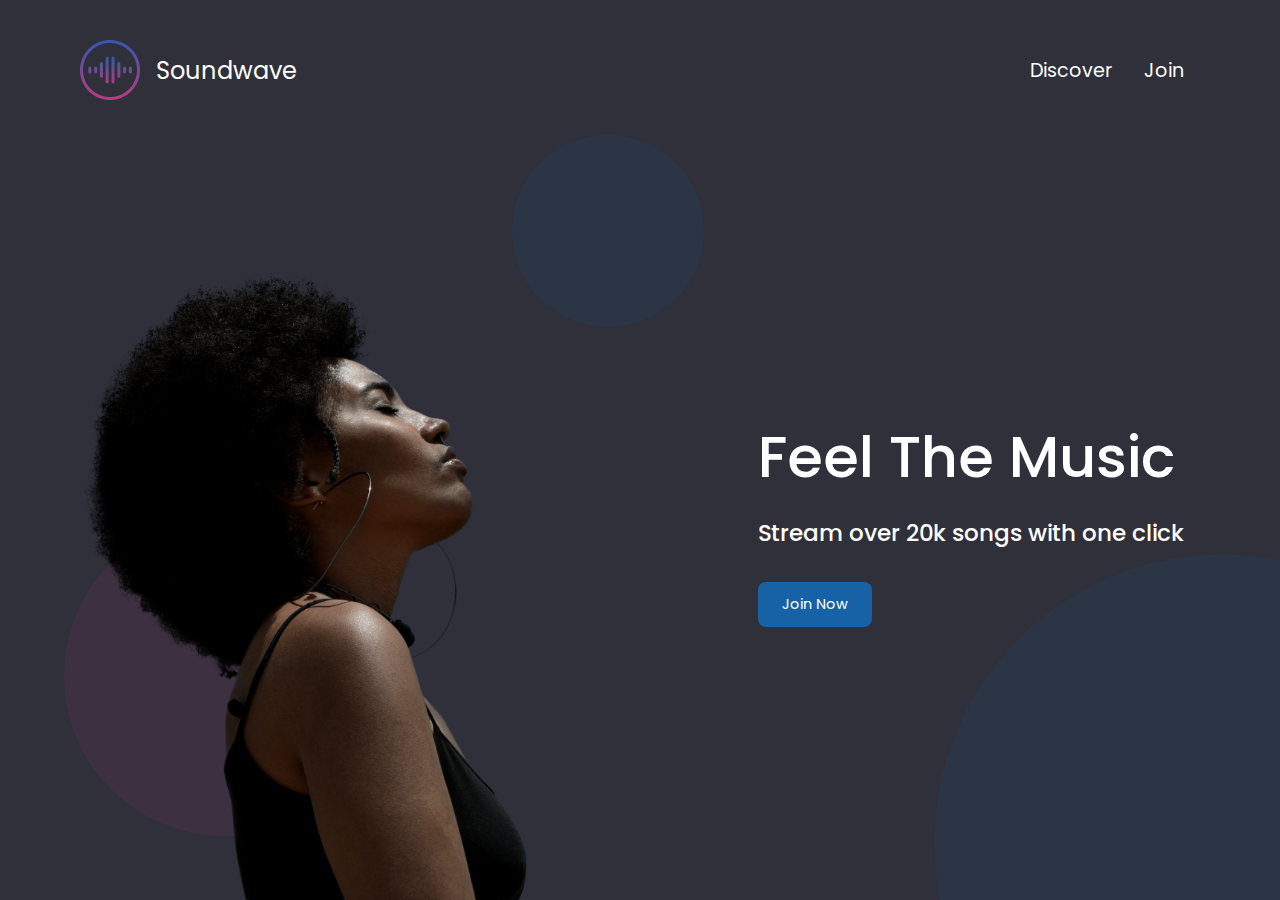
<file: index.html>
<!DOCTYPE html>
<html lang="en">
  <head>
    <meta charset="UTF-8" />
    <meta http-equiv="X-UA-Compatible" content="IE=edge" />
    <meta name="viewport" content="width=device-width, initial-scale=1.0" />
    <link rel="stylesheet" href="styles.css" />
    <link rel="stylesheet" href="index.css" />
    <title>Soundwave</title>
  </head>
  <body class="container full-height-grow">
    <header class="main-header">
      <a href="/" class="brand-logo">
        <img src="images/logo.png" alt="brand logo" />
        <div class="brand-logo-name">Soundwave</div>
      </a>
      <nav class="main-nav">
        <ul>
          <li>
            <a href="discover.html">Discover</a>
          </li>
          <li>
            <a href="join.html">Join</a>
          </li>
        </ul>
      </nav>
    </header>
    <section class="home-main-section">
      <div class="image-wrapper">
        <div class="lady-image"></div>
      </div>
      <div class="call-to-action">
        <h2 class="title">Feel The Music</h2>
        <span class="subtitle">Stream over 20k songs with one click</span>
        <a class="btn" href="join.html">Join Now</a>
      </div>
    </section>
    <div class="home-page-circle-1"></div>
    <div class="home-page-circle-2"></div>
    <div class="home-page-circle-3"></div>
  </body>
</html>
</file>
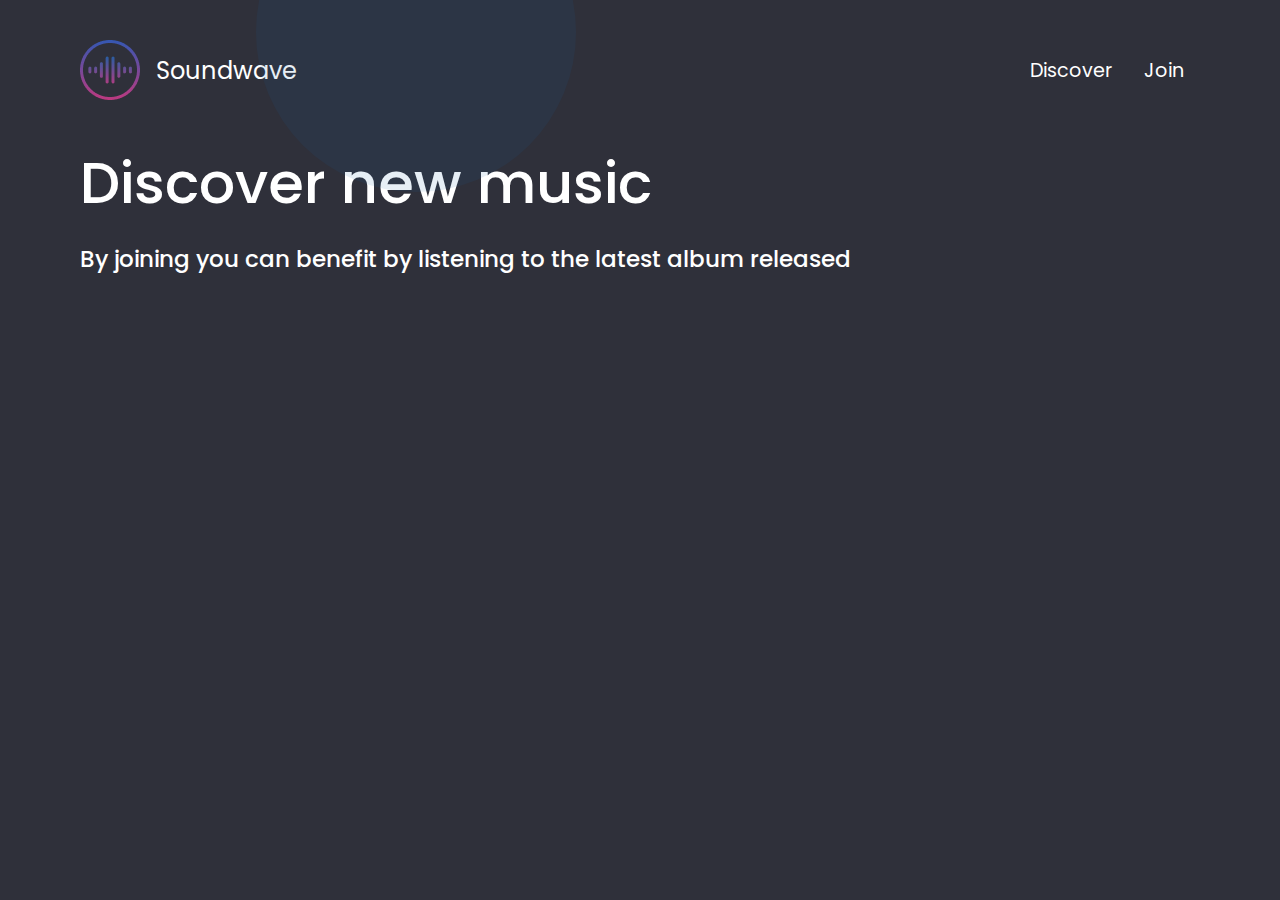
<file: discover.html>
<!DOCTYPE html>
<html lang="en">
  <head>
    <meta charset="UTF-8" />
    <meta http-equiv="X-UA-Compatible" content="IE=edge" />
    <meta name="viewport" content="width=device-width, initial-scale=1.0" />
    <link rel="stylesheet" href="styles.css" />
    <link rel="stylesheet" href="discover.css" />
    <title>Soundwave - Discover</title>
  </head>
  <body class="container full-height-grow">
    <header class="main-header">
      <a href="/" class="brand-logo">
        <img src="images/logo.png" alt="brand logo" />
        <div class="brand-logo-name">Soundwave</div>
      </a>
      <nav class="main-nav">
        <ul>
          <li>
            <a href="discover.html">Discover</a>
          </li>
          <li>
            <a href="join.html">Join</a>
          </li>
        </ul>
      </nav>
    </header>
    <section class="home-main-section">
      <div class="image-wrapper">
        <div class="lady-image"></div>
      </div>
      <div class="call-to-action">
        <h2 class="title">Discover new music</h2>
        <span class="subtitle"
          >By joining you can benefit by listening to the latest album
          released</span
        >
      </div>
    </section>
    <div class="home-page-circle-1"></div>
    <div class="home-page-circle-2"></div>
    <div class="home-page-circle-3"></div>
  </body>
</html>
</file>
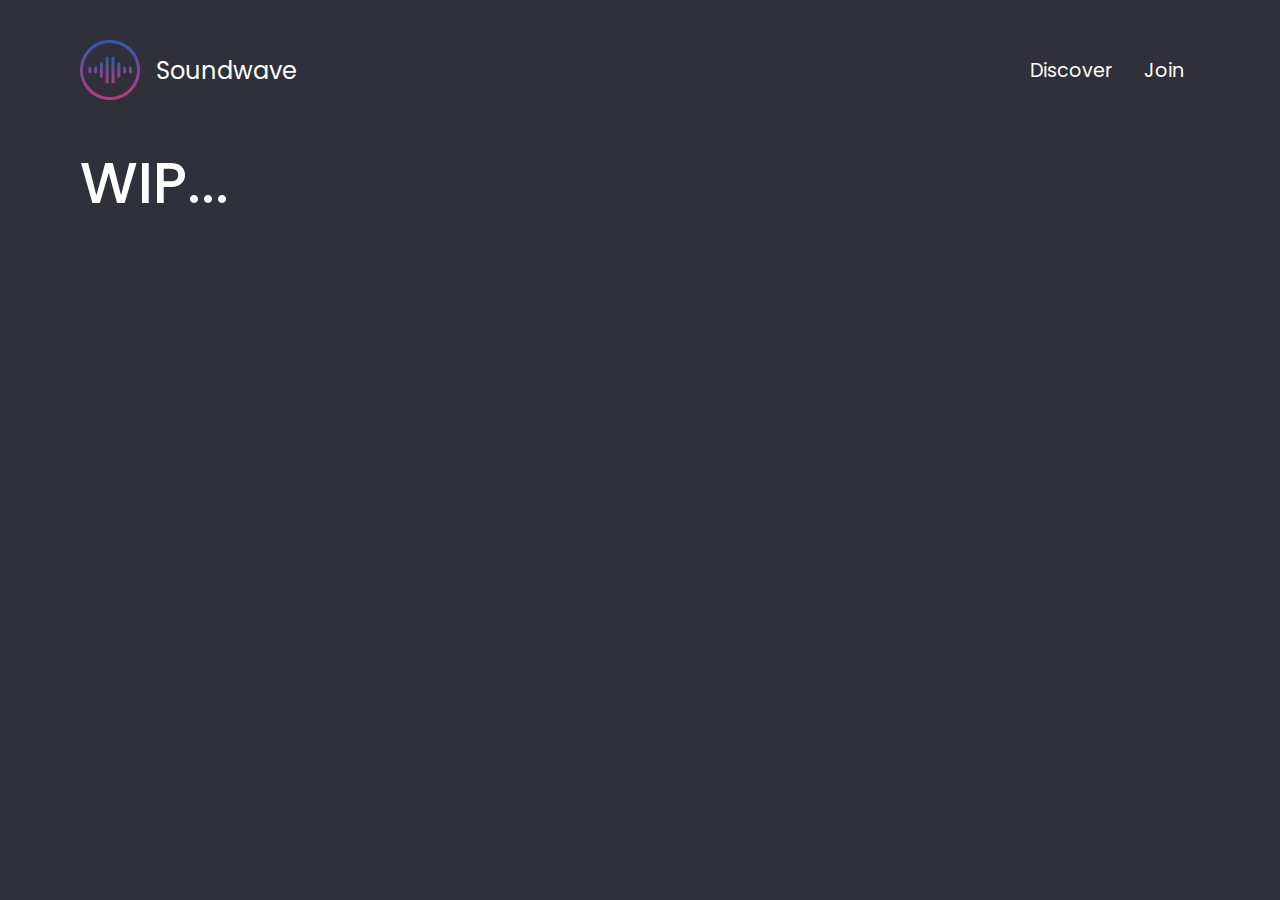
<file: join.html>
<!DOCTYPE html>
<html lang="en">
  <head>
    <meta charset="UTF-8" />
    <meta http-equiv="X-UA-Compatible" content="IE=edge" />
    <meta name="viewport" content="width=device-width, initial-scale=1.0" />
    <link rel="stylesheet" href="styles.css" />
    <link rel="stylesheet" href="join.css" />
    <title>Soundwave - Join</title>
  </head>
  <body class="container full-height-grow">
    <header class="main-header">
      <a href="/" class="brand-logo">
        <img src="images/logo.png" alt="brand logo" />
        <div class="brand-logo-name">Soundwave</div>
      </a>
      <nav class="main-nav">
        <ul>
          <li>
            <a href="discover.html">Discover</a>
          </li>
          <li>
            <a href="join.html">Join</a>
          </li>
        </ul>
      </nav>
    </header>
    <section class="home-main-section">
      <div class="image-wrapper">
        <div class="lady-image"></div>
      </div>
      <div class="call-to-action">
        <h2 class="title">WIP...</h2>
      </div>
    </section>
    <div class="home-page-circle-1"></div>
    <div class="home-page-circle-2"></div>
    <div class="home-page-circle-3"></div>
  </body>
</html>
</file>
<file: styles.css>
@import url('https://fonts.googleapis.com/css2?family=Poppins:wght@400;500;700&display=swap');
*,
*::after,
*::before {
  box-sizing: border-box;
}

body {
  padding: 0;
  margin: 0;
  background-color: #2f303a;
  font-family: Poppins, sans-serif;
  font-size: 1.2rem;
  color: white;
  min-height: 100vh;
}

.brand-logo {
  display: flex;
  color: inherit;
  align-items: center;
  font-size: 1.25em;
  text-decoration: none;
}

.brand-logo-name {
  color: inherit;
  margin-left: 1rem;
}

.main-nav ul {
  display: flex;
  margin: 0;
  padding: 0;
  list-style: none;
}

.main-nav a {
  color: inherit;
  text-decoration: none;
  padding: 1rem;
}

.main-nav a:hover {
  color: #adadad;
}

.container {
  max-width: 1200px;
  margin: 0 auto;
  padding: 0 40px;
}

.main-header {
  display: flex;
  justify-content: space-between;
  align-items: center;
  height: 140px;
}

.full-height-grow {
  display: flex;
  flex-direction: column;
}

.title {
  font-weight: 500;
  font-size: 3em;
  margin-bottom: 1rem;
  margin-top: 0;
}

.subtitle {
  font-weight: 500;
  font-size: 1.2em;
  margin-bottom: 2rem;
}

.btn {
  color: white;
  text-decoration: none;
  background-color: #1762a7;
  border-radius: 0.5rem;
  padding: 0.75rem 1.5rem;
  font-size: 0.9rem;
}
</file>
<file: index.css>
.home-main-section {
  display: flex;
  flex-grow: 1;
  justify-content: space-between;
  align-items: stretch;
}

.home-main-section .image-wrapper {
  display: flex;
  flex-direction: column;
  flex-grow: 1;
  align-items: stretch;
  justify-content: flex-end;
}

.home-main-section .lady-image {
  flex-grow: 1;
  background-image: url(images/landing-page-girl.png);
  background-repeat: no-repeat;
  min-width: 30vw;
  max-height: 70vh;
  background-position: bottom left;
  background-size: contain;
}

.home-main-section .call-to-action {
  display: flex;
  flex-direction: column;
  align-items: flex-start;
  margin: 1rem;
  align-self: center;
}

@media (max-width: 900px) {
  .home-main-section .image-wrapper {
    display: none;
  }

  .home-main-section {
    justify-content: center;
  }
}

.home-page-circle-1 {
  position: absolute;
  width: 25vw;
  height: 25vw;
  border-radius: 50%;
  bottom: 5vw;
  left: 5vw;
  z-index: -1;
  opacity: 10%;
  background-color: #bc3a80;
}

.home-page-circle-2 {
  position: absolute;
  width: 15vw;
  height: 15vw;
  border-radius: 50%;
  background-color: #1762a7;
  left: 40vw;
  top: 15vh;
  z-index: -1;
  opacity: 10%;
}

.home-page-circle-3 {
  position: absolute;
  width: 45vw;
  height: 45vw;
  bottom: 0;
  right: 0;
  z-index: -1;
  opacity: 10%;
  overflow: hidden;
}

.home-page-circle-3::before {
  content: '';
  position: absolute;
  transform: translate(40%, 40%);
  width: 100%;
  height: 100%;
  border-radius: 50%;
  background-color: #1762a7;
}
</file>
<file: discover.css>
.home-page-circle-1 {
  position: absolute;
  top: 0;
  width: 25vw;
  height: 25vw;
  left: 20vw;
  opacity: 0.1;
  overflow: hidden;
}

.home-page-circle-1::before {
  content: '';
  position: absolute;
  background-color: #1762a7;
  transform: translate(0, -40%);
  width: 100%;
  height: 100%;
  border-radius: 50%;
}
</file>
<file: join.css>
.join-main-section {
  display: flex;
  justify-content: space-between;
  align-items: center;
  flex-grow: 1;
}

.join-text {
  font-size: 3.5em;
  font-weight: bold;
  margin: 0;
}

.accent-text {
  color: #bc3a80;
}

.join-form {
  width: 50vw;
  background-color: #202027;
  max-width: 50%;
  padding: 2rem 4rem;
  border-radius: 20px;
}

.input-group {
  margin-bottom: 2rem;
  display: flex;
  flex-direction: column;
}

.input-group label {
  font-weight: bold;
  margin-bottom: 0.5rem;
}

.input-group:last-child {
  margin-bottom: 0;
}

.input-group input {
  outline: none;
  background: none;
  border: 1px solid #2e3852;
  font-size: 1em;
  padding: 0.5em;
  border-radius: 5px;
  /* height: 62px; */
  color: inherit;
}
.input-group input:focus {
  border-color: #1762a7;
}

@media (max-width: 900px) {
  .join-main-section {
    flex-direction: column;
    justify-content: center;
  }
  .join-form {
    width: 80vw;
    max-width: inherit;
    margin: 2rem 0;
  }
}

.join-page-circle-1 {
  position: absolute;
  width: 35vw;
  height: 35vw;
  border-radius: 50%;
  top: 7vw;
  left: 25vw;
  z-index: -1;
  opacity: 10%;
  background-color: #1762a7;
}

.join-page-circle-2 {
  position: absolute;
  width: 15vw;
  height: 15vw;
  /* border-radius: 50%; */
  /* background-color: #1762a7; */
  right: 40vw;
  bottom: 0;
  overflow: hidden;
  z-index: -1;
  opacity: 10%;
}

.join-page-circle-2::before {
  content: '';
  position: absolute;
  width: 100%;
  height: 100%;
  border-radius: 50%;
  background-color: #bc3a80;
  transform: translate(0, 5%);
  /* z-index: -1; */
  /* opacity: 10%; */
}
</file>
